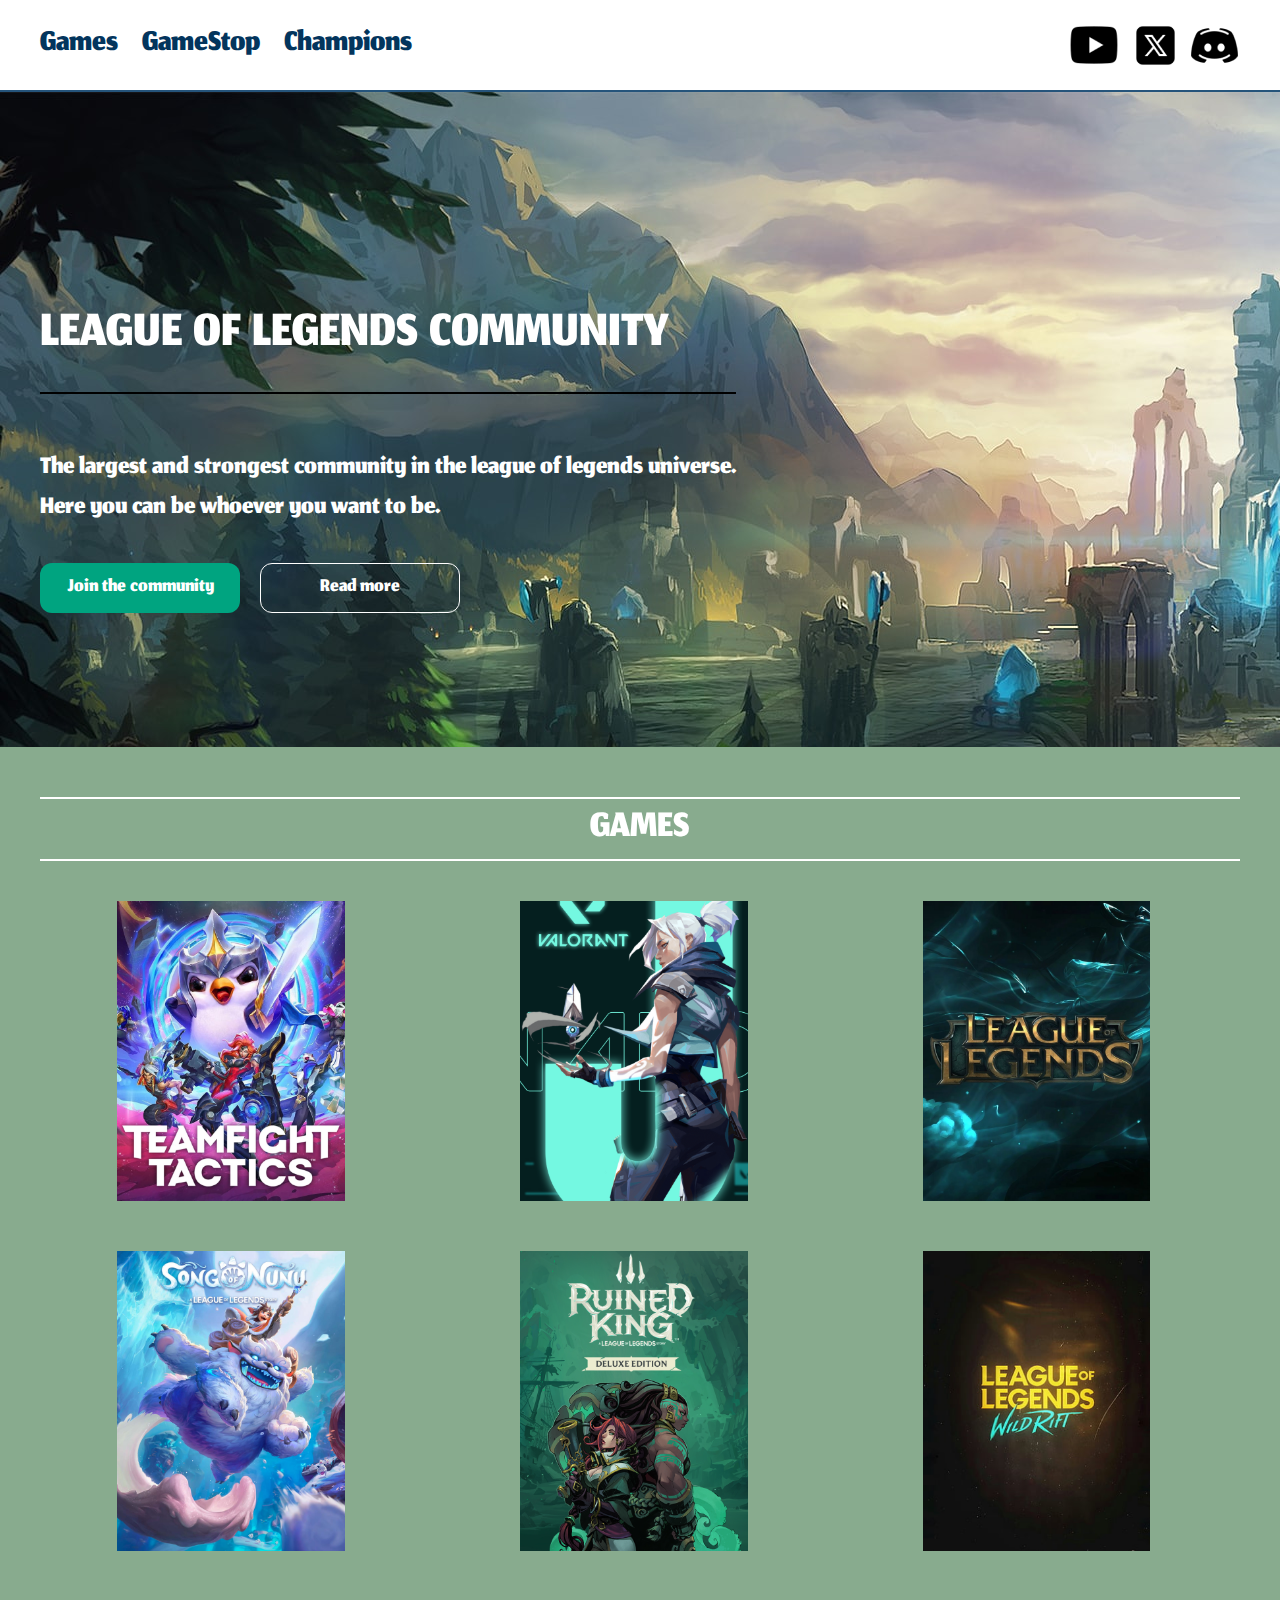
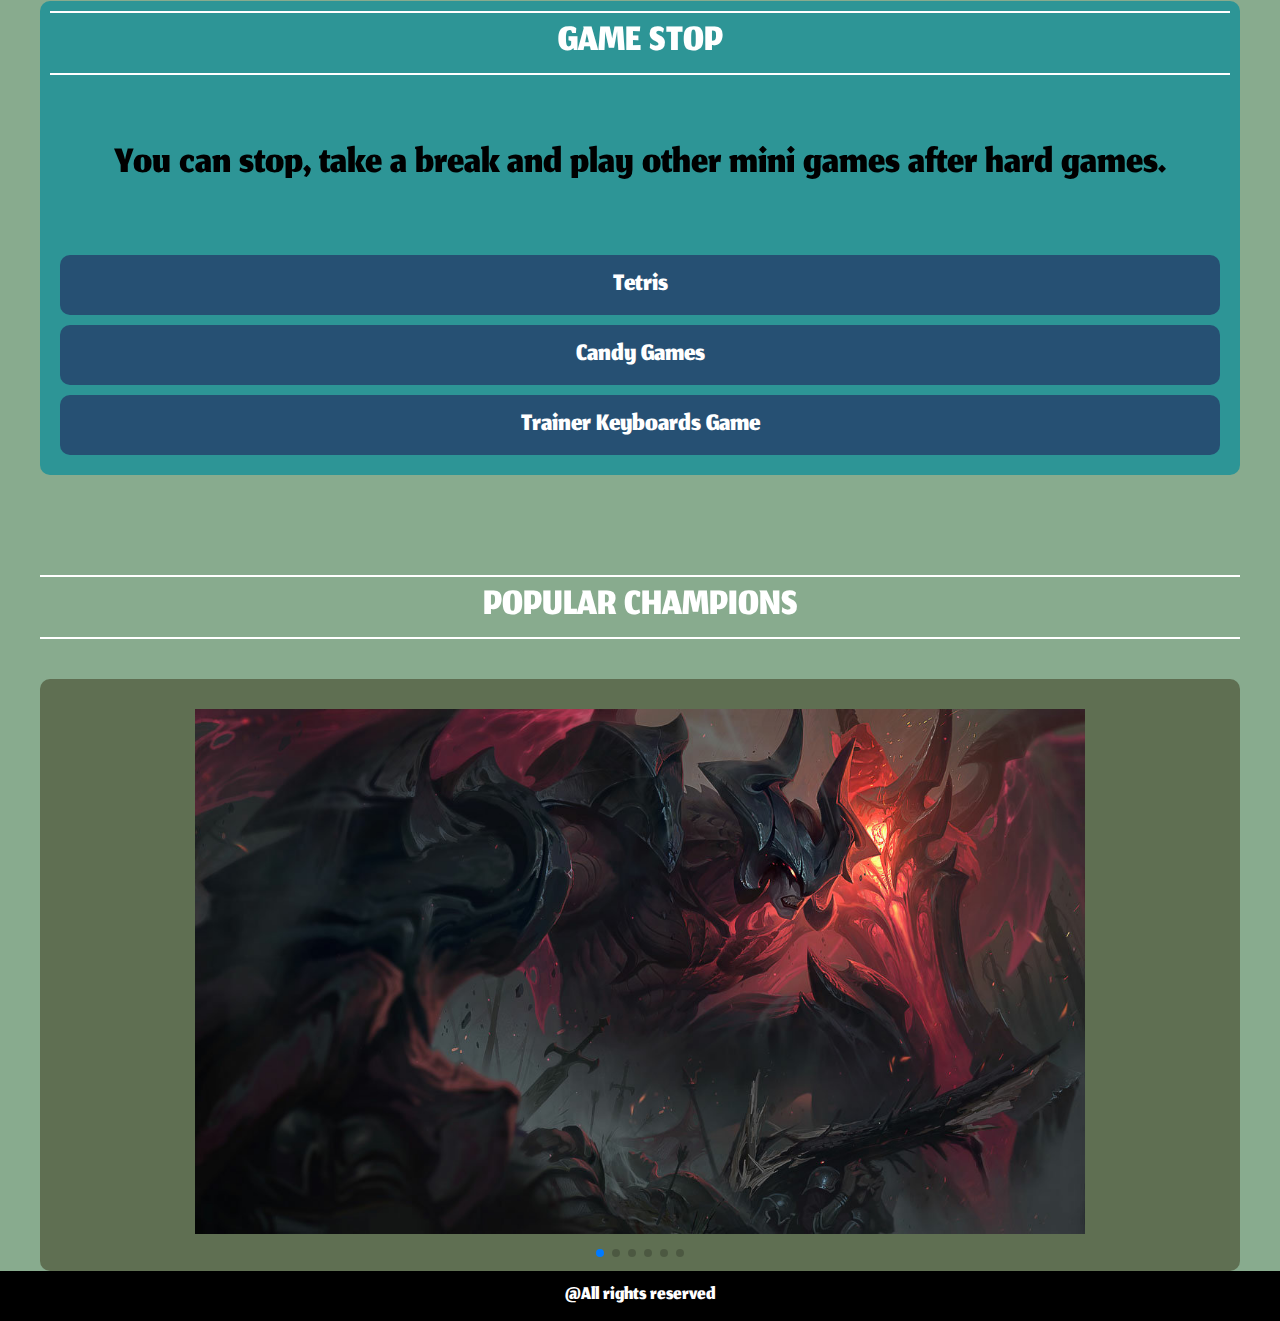
<file: Lol_website/index.html>
<!DOCTYPE html>
<html lang="en">
<head>
  <meta charset="UTF-8">
  <meta name="viewport" content="width=device-width, initial-scale=1.0">
  <title>Lol Community</title>
  <link rel="stylesheet" href="style.css">
  <link rel="preconnect" href="https://fonts.googleapis.com">
  <link rel="preconnect" href="https://fonts.gstatic.com" crossorigin>
  <link href="https://fonts.googleapis.com/css2?family=Jomhuria&family=Lato&display=swap" rel="stylesheet">
  <link
  rel="stylesheet"
  href="https://cdn.jsdelivr.net/npm/swiper@11/swiper-bundle.min.css"
/>

<script src="https://cdn.jsdelivr.net/npm/swiper@11/swiper-bundle.min.js"></script>
</head>
<body>
  <header class="header">
    <div class="container">
      <div class="header_wrapper">
        <div class="header__block">
          <nav class="nav">
            <a href="#block1" class="nav_link" >
              Games
            </a>
            <a href="#block2" class="nav_link">
              GameStop
            </a>
            <a href="#block3" class="nav_link">
              Champions
            </a>
          </nav>
        </div>
        <div class="header__block right">
          <div class="header_actions">
            <a href="https://www.youtube.com/@leagueoflegends" class="header_link">
              <img src="img/YouTube.png" alt="YouTube">
            </a>
            <a href="https://twitter.com/LeagueOfLegends?ref_src=twsrc%5Egoogle%7Ctwcamp%5Eserp%7Ctwgr%5Eauthor" class="header_link">
              <img src="img/TwitterX.png" alt="TwitterX">
            </a>
            <a href="https://discord.com/invite/leagueoflegends" class="header_link">
              <img src="img/Discord.png" alt="Discord">
            </a>
          </div>
        </div>
      </div>
    </div>
  </header>
  
  <div class="intro" style="background-image: url(img/intro_img.png) ;">
    <div class="container">
      <div class="intro_wraper">
        <div class="intro_block">
          <h1 class="intro_title">League of Legends Community</h1>
          <p class="intro_text">
            The largest and strongest community in the league of legends universe. <br>Here you can be whoever you want to be.
          </p>
          <div class="intro_actions">
            <a href="./form/index.html" class="btn btn-main">
              Join the community
            </a>
            <a href="#" class="btn btn-secondary">
              Read more
            </a>
          </div>
        </div>
      </div>
    </div>
  </div>
  <div class="container">
    <h2 class="block_title" id="block1">
      Games
    </h2>
    <div class="products_wrapper">
      <div class="products_block">
        <div class="products_item" >
          <img src="img/Rectangle 8.png" alt="" class="products_img">
          <div class="card-content">
            <a href="https://teamfighttactics.leagueoflegends.com/en-gb/" class="products_button">
              Read more
            </a>
          </div>
        </div>
      </div>
      <div class="products_block">
        <div class="products_item">
          <img src="img/Rectangle 9.png" alt="" class="products_img">
          <div class="card-content">
            <a href="https://playvalorant.com/en-gb/" class="products_button">
              Read more
            </a>
          </div>
        </div>
      </div>
      <div class="products_block">
        <div class="products_item">
          <img src="img/Rectangle 10.png" alt="" class="products_img">
          <div class="card-content">
            <a href="https://teamfighttactics.leagueoflegends.com/en-gb/" class="products_button">
              Read more
            </a>
          </div>
        </div>
      </div>
      <div class="products_block">
        <div class="products_item">
          <img src="img/Rectangle 8 (1).png" alt="" class="products_img">
          <div class="card-content">
            <a href="https://www.songofnunu.com/ru-ru/" class="products_button">
              Read more
            </a>
          </div>
        </div>
      </div>
      <div class="products_block">
        <div class="products_item">
          <img src="img/Rectangle 8 (2).png" alt="" class="products_img">
          <div class="card-content">
            <a href="https://www.ruinedking.com/ru-ru/" class="products_button">
              Read more
            </a>
          </div>
        </div>
      </div>
      <div class="products_block">
        <div class="products_item">
          <img src="img/Rectangle 8 (3).png" alt="" class="products_img">
          <div class="card-content">
            <a href="https://wildrift.leagueoflegends.com/en-gb/" class="products_button">
              Read more
            </a>
          </div>
        </div>
      </div>
    </div>
  </div>

  <div class="container ">
    <div class="game-body">
      <div class="block_title" id="block2">
        Game Stop
      </div>
      <p class="p-title-game">You can stop, take a break and play other mini games after hard games.</p>
      <div class="section-game">
        <a href="tetris_game/tetris.html" class="game-click">Tetris</a>
        <a href="candy_game/candy.html" class="game-click">Candy Games</a>
        <a href="trainer_game/trainer.html" class="game-click">Trainer Keyboards Game</a>
        <!-- <a href="" class="game-click"></a> -->
      </div>
    </div>
  </div>
  <div class="container">
    <div class="swiper mySwiper">
      <div class="block_title" id="block3">
        Popular Champions
      </div>
      <div class="swiper-wrapper">
        <div class="swiper-slide"><img src="img/Aatrox_0.jpg"></div>
        <div class="swiper-slide"><img src="img/Aphelios_0.jpg"></div>
        <div class="swiper-slide"><img src="img/Draven_0.jpg"></div>
        <div class="swiper-slide"><img src="img/Hecarim_0.jpg"></div>
        <div class="swiper-slide"><img src="img/Varus_0.jpg"></div>
        <div class="swiper-slide"><img src="img/Yone_0.jpg"></div>
      </div>
      <!-- <div class="swiper-button-next"></div>
      <div class="swiper-button-prev"></div> -->
      <div class="swiper-pagination"></div>
    </div>
  </div>
  <div class="btn-up btn-up_hide"></div>
  <footer>
    <div class="footer">@All rights reserved</div>
  </footer>
  <script src="script.js"></script>
</body>
</html>
</file>
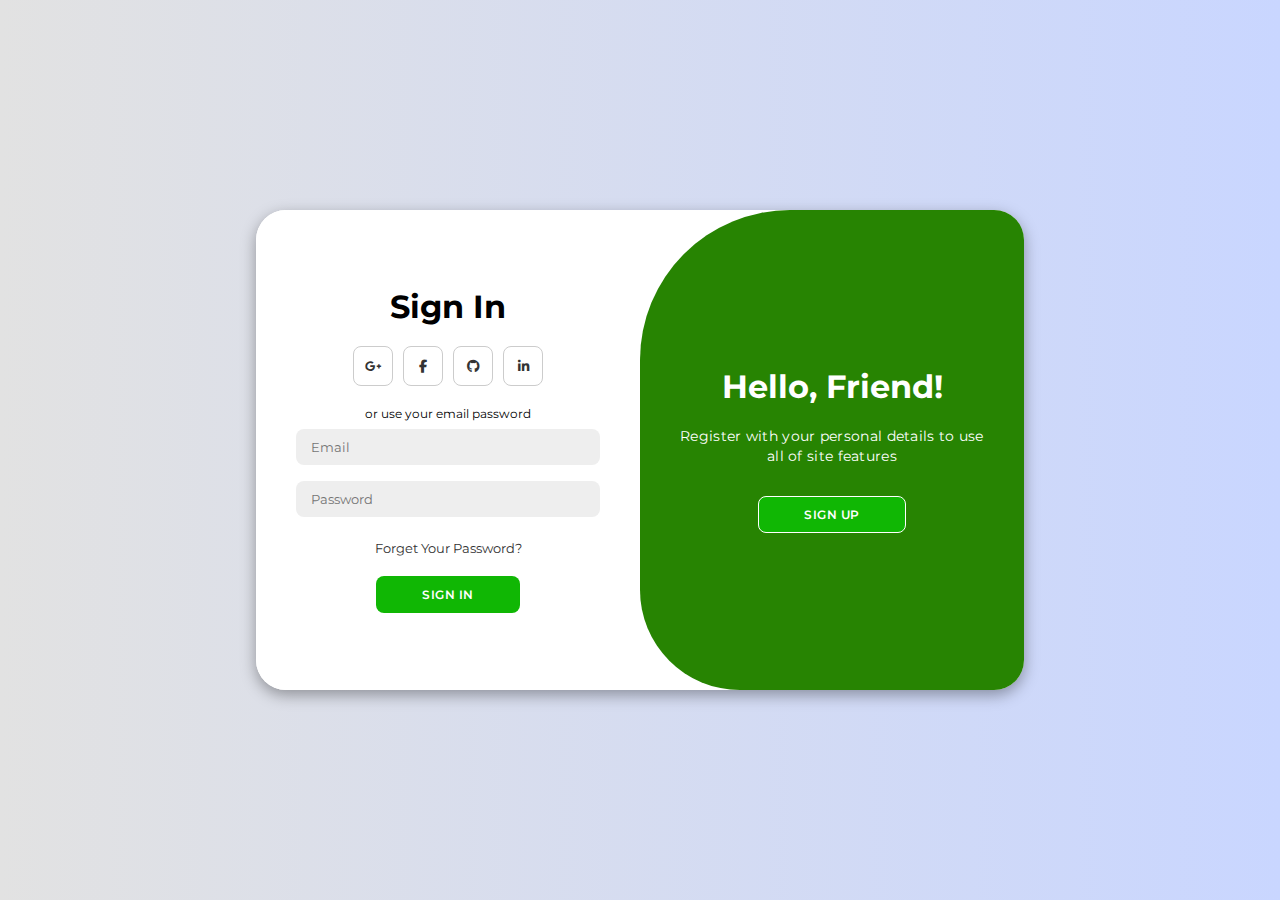
<file: Lol_website/form/index.html>
<!DOCTYPE html>
<html lang="en">

<head>
    <meta charset="UTF-8">
    <meta name="viewport" content="width=device-width, initial-scale=1.0">
    <link rel="stylesheet" href="https://cdnjs.cloudflare.com/ajax/libs/font-awesome/6.4.2/css/all.min.css">
    <link rel="stylesheet" href="css/style.css">
    <title>Login Page</title>
</head>

<body>

    <div class="container" id="container">
        <div class="form-container sign-up">
            <form>
                <h1>Create Account</h1>
                <div class="social-icons">
                    <a href="#" class="icon"><i class="fa-brands fa-google-plus-g"></i></a>
                    <a href="#" class="icon"><i class="fa-brands fa-facebook-f"></i></a>
                    <a href="#" class="icon"><i class="fa-brands fa-github"></i></a>
                    <a href="#" class="icon"><i class="fa-brands fa-linkedin-in"></i></a>
                </div>
                <span>or use your email for registeration</span>
                <input type="text" placeholder="Name">
                <input type="email" placeholder="Email">
                <input type="password" placeholder="Password">
                <button>Sign Up</button>
            </form>
        </div>
        <div class="form-container sign-in">
            <form>
                <h1>Sign In</h1>
                <div class="social-icons">
                    <a href="#" class="icon"><i class="fa-brands fa-google-plus-g"></i></a>
                    <a href="#" class="icon"><i class="fa-brands fa-facebook-f"></i></a>
                    <a href="#" class="icon"><i class="fa-brands fa-github"></i></a>
                    <a href="#" class="icon"><i class="fa-brands fa-linkedin-in"></i></a>
                </div>
                <span>or use your email password</span>
                <input type="email" placeholder="Email">
                <input type="password" placeholder="Password">
                <a href="#">Forget Your Password?</a>
                <button>Sign In</button>
            </form>
        </div>
        <div class="toggle-container">
            <div class="toggle">
                <div class="toggle-panel toggle-left">
                    <h1>Welcome Back!</h1>
                    <p>Enter your personal details to use all of site features</p>
                    <button class="hidden" id="login">Sign In</button>
                </div>
                <div class="toggle-panel toggle-right">
                    <h1>Hello, Friend!</h1>
                    <p>Register with your personal details to use all of site features</p>
                    <button class="hidden" id="register">Sign Up</button>
                </div>
            </div>
        </div>
    </div>

    <script src="css/script.js"></script>
</body>

</html>
</file>
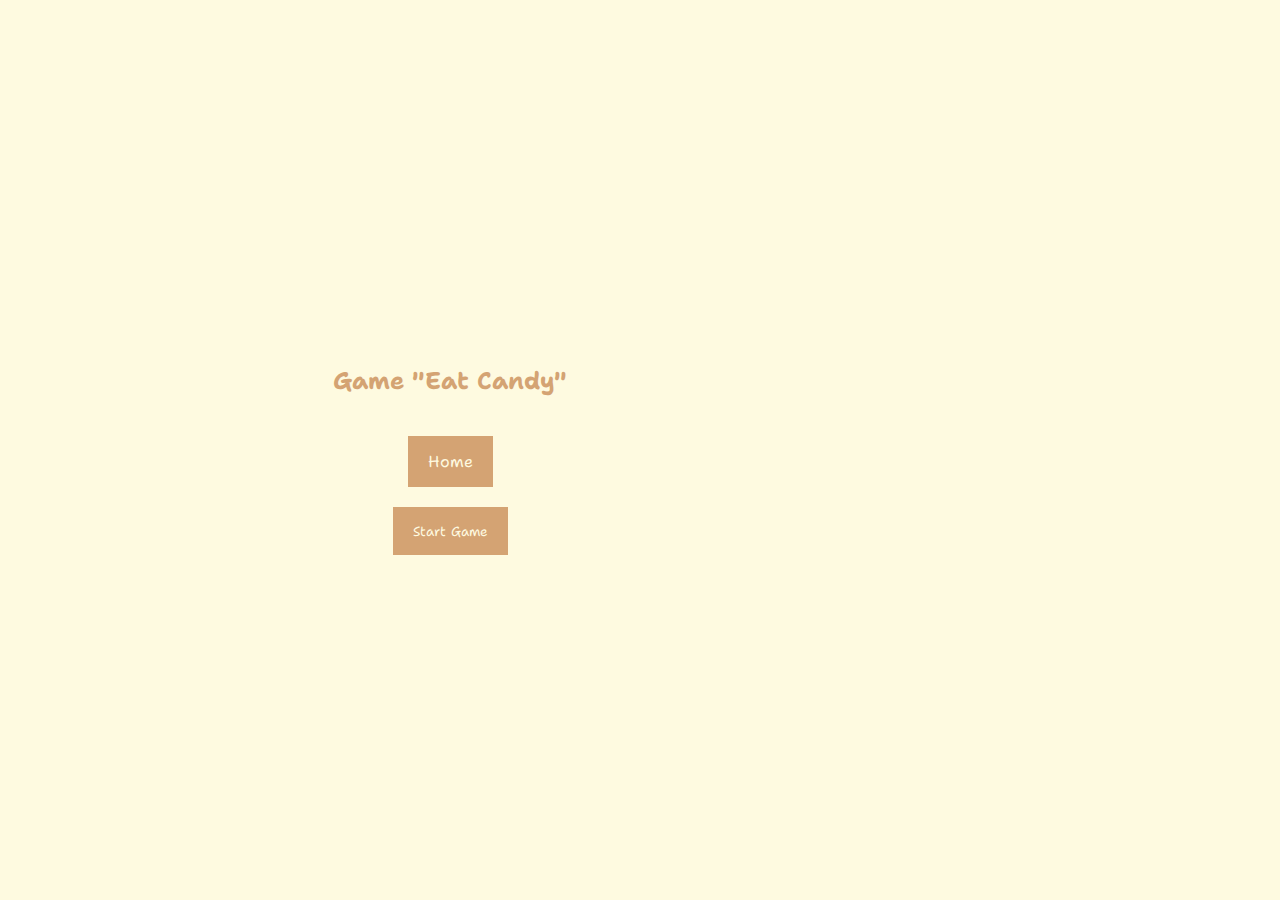
<file: Lol_website/candy_game/candy.html>
<!DOCTYPE html>
<html lang="en">
<head>
  <meta charset="UTF-8">
  <meta name="viewport" content="width=device-width, initial-scale=1.0">
  <link rel="stylesheet" href="./candy_game.css">
  <title>Candy Game</title>
</head>
<body>
  <div class="screen visible">
    <h2>Game "Eat Candy"</h2>
    <a href="/index.html" class="home">Home</a>
    <button class="btn" id="start-btn">Start Game</button>
  </div>
  <div class="screen">
    
    <h2>Choose your favorite snack</h2>
    <a href="/index.html" class="home">Home</a>
    <ul class="sweet-list">
      <li>
        <button class="choose-sweet-btn">
          <p>Donut</p>
          <img src="img/donut.png" alt="donut">
        </button>
      </li>
      <li>
        <button class="choose-sweet-btn">
          <p>Cupcake</p>
          <img src="img/cupcake.png" alt="cupcake">
        </button>
      </li>
      <li>
        <button class="choose-sweet-btn">
          <p>Cake</p>
          <img src="img/cake-slice.png" alt="cake">
        </button>
      </li>
      <li>
        <button class="choose-sweet-btn">
          <p>Candy</p>
          <img src="img/candy.png" alt="candy">
        </button>
      </li>
    </ul>
  </div>
  <div class="screen game-container" id="game-container">
    <a href="/index.html" class="home game-level">Home</a>
    <h3 id="time" class="time">Time: 0</h3>
    <h3 id="score" class="score">Score: 0</h3>
  </div>



  <audio src="img/30_catch_the_sweet_assets_bite.mp3" id="bite"></audio>
<script src="./candy_game.js"></script>
</body>
</html>
</file>
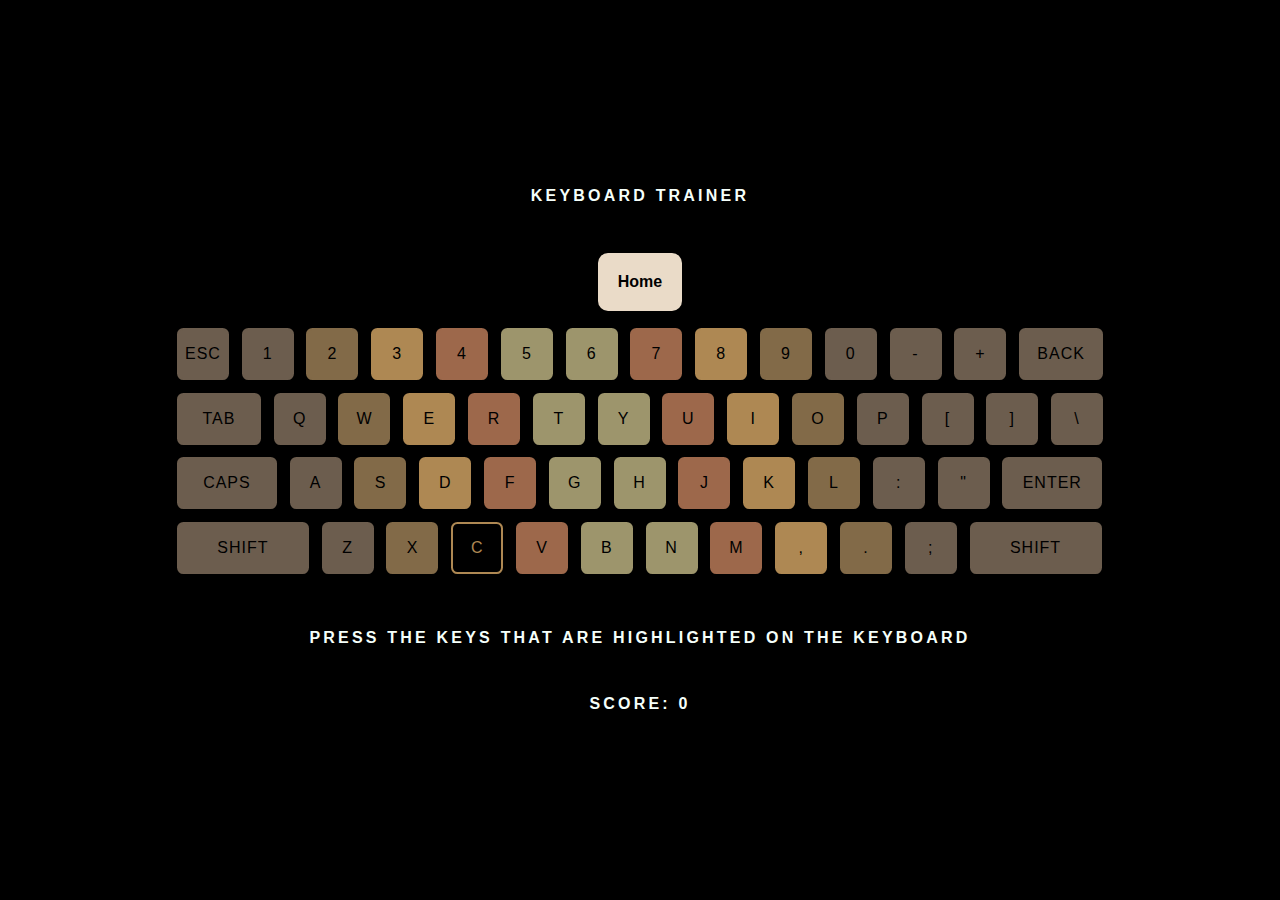
<file: Lol_website/trainer_game/trainer.html>
<!DOCTYPE html>
<html lang="en">
  <head>
    <meta charset="UTF-8" />
    <title>KEYBOARD TRAINER</title>
    <link rel="stylesheet" href="trainer.css" />
  </head>
  <body>
    <h2 class="title">
      KEYBOARD TRAINER
    </h2>
    <a href="/index.html" class="home game-level">Home</a>
    <div class="keyboard">
      <ul class="row row-0">
        <li class="pinky" id="esc">ESC</li>
        <li class="pinky" id="1">1</li>
        <li class="ring" id="2">2</li>
        <li class="middle" id="3">3</li>
        <li class="pointer1st" id="4">4</li>
        <li class="pointer2nd" id="5">5</li>
        <li class="pointer2nd" id="6">6</li>
        <li class="pointer1st" id="7">7</li>
        <li class="middle" id="8">8</li>
        <li class="ring" id="9">9</li>
        <li class="pinky" id="10">0</li>
        <li class="pinky">-</li>
        <li class="pinky">+</li>
        <li class="pinky" id="back">BACK</li>
      </ul>

      <ul class="row row-1">
        <li class="pinky" id="tab">TAB</li>
        <li class="pinky" id="Q">Q</li>
        <li class="ring" id="W">W</li>
        <li class="middle" id="E">E</li>
        <li class="pointer1st" id="R">R</li>
        <li class="pointer2nd" id="T">T</li>
        <li class="pointer2nd" id="Y">Y</li>
        <li class="pointer1st" id="U">U</li>
        <li class="middle" id="I">I</li>
        <li class="ring" id="O">O</li>
        <li class="pinky" id="P">P</li>
        <li class="pinky">[</li>
        <li class="pinky">]</li>
        <li class="pinky">\</li>
      </ul>

      <ul class="row row-2">
        <li class="pinky" id="caps">CAPS</li>
        <li class="pinky" id="A">A</li>
        <li class="ring" id="S">S</li>
        <li class="middle" id="D">D</li>
        <li class="pointer1st" id="F">F</li>
        <li class="pointer2nd" id="G">G</li>
        <li class="pointer2nd" id="H">H</li>
        <li class="pointer1st" id="J">J</li>
        <li class="middle" id="K">K</li>
        <li class="ring" id="L">L</li>
        <li class="pinky">:</li>
        <li class="pinky">"</li>
        <li class="pinky" id="enter">ENTER</li>
      </ul>

      <ul class="row row-3">
        <li class="pinky" id="left-shift">SHIFT</li>
        <li class="pinky" id="Z">Z</li>
        <li class="ring" id="X">X</li>
        <li class="middle" id="C">C</li>
        <li class="pointer1st" id="V">V</li>
        <li class="pointer2nd" id="B">B</li>
        <li class="pointer2nd" id="N">N</li>
        <li class="pointer1st" id="M">M</li>
        <li class="middle">,</li>
        <li class="ring">.</li>
        <li class="pinky">;</li>
        <li class="pinky" id="right-shift">SHIFT</li>
      </ul>
    </div>
    <h2 class="title">
      PRESS THE KEYS THAT ARE HIGHLIGHTED ON THE KEYBOARD
    </h2>
    <h2 class="title result">Score: 0</h2>
    <script src="trainer.js"></script>
  </body>
</html>
</file>
<file: Lol_website/style.css>
@import url(http://fonts.googleapis.com/css?family=Raleway:700,800);

*, *::before, *::after {
  box-sizing: border-box;
}

body {
  background-color: #88AB8E;
  margin: 0;
  font-family: Jomhuria;
}

a {
  text-decoration: none;
  color: white;
}

.container {
  width: 1200px;
  margin: 0 auto;
}

.btn {
  min-width: 200px;
  height: 50px;
  display: inline-flex;
  justify-content: center;
  align-items: center;
  font-size: 30px;
  font-weight: 400;
  border-radius: 12px;
  transition: background-color .2s ease;
}

.btn-main {
  background: #00A480;
}

.btn-main:hover {
  background-color: #1F7B67;
}

.btn-secondary {
  border: 1px solid white;
}

.btn-secondary:hover {
  background-color: #CED5C1;
}

.header {
  border-bottom: 2px solid #25547B;
  background-color: white;
}

.header_wrapper {
  height: 90px;
  align-items: center;
  display: flex;
  justify-content: space-between;

}

.header__block {
  width: 40%;
}

.header__block.right {
  display: flex;
  justify-content: flex-end;
}

.nav {
  display: flex;

}

.nav_link {
  margin-right: 24px;
  color: #03355D;
  font-size: 48px;
  font-weight: 400;
  transition: color .2s ease;
}

.nav_link:hover {
  color: #0B5FA5;
}


.header_actions {
  display: flex;
  align-items: center;
}

.header_link {
  margin-right: 8px;
}

.header_link img {
  display: block;
}

.header_link:last-child {
  margin-right: 0;
}

.intro {
  background-repeat: no-repeat;
}

.intro_wraper {
  min-height: 655px;
  display: flex;
  align-items: center;
  padding: 20px 0px;
}

.intro_block {
  max-width: 705px;
}

.intro_title {
  font-size: 80px;
  font-weight: 400;
  color: white;
  text-transform: uppercase;
  line-height: 1.4;
  border-bottom: 2px solid black;
}

.intro_text {
  font-size: 40px;
  color: white;
  margin: 0 0 35px;
}

.intro_actions {
  display: flex;
}

.intro_actions .btn-main{
  margin-right: 20px;
}

.block_title {
  margin-bottom: 40px;
  line-height: 1;
  font-size: 60px;
  font-weight: 400;
  color: white;
  text-transform: uppercase;
  text-align: center;
  border-top: 2px solid white;
  border-bottom: 2px solid white;
}

/*Games catolog*/

.products_wrapper {
  display: flex;
  flex-wrap: wrap;
  margin: 0 -10px;
}

.products_block {
  position: relative;
  height: 300px;
  width: 33%;
  padding: 0 10px;
  margin-bottom: 30px;
  overflow: hidden;
  margin-bottom: 50px;
  transition: all .125s ease;
}

.products_block:hover {
  transform: scale(0.9);
}

.products_block .card-content {
  position: absolute;
  top: 50%;
  left: 50%;
  transform: translate(-50%, -50%);
  opacity: 0;
  transition: opacity 0.5s;
}

.products_block img {
  transition: all .125s ease;
}

.products_block:hover img {
  filter: brightness(70%); /* Затемнение картинки при наведении */
}

.products_block:hover img {
  transform: scale(1.25);
}

.products_block:hover .card-content{
  position: absolute;
  opacity: 1;
}

.card-content {
  opacity: 0;
  transition: all .125s ease;
}

.products_img {
  max-height: 300px;
  margin: 0 auto;
  display: block;
  cursor: pointer;
  
}

.products_button {
  text-decoration: none;
  display: inline-block;
  color: white;
  padding: 10px 50px;
  margin: 10px 135px;
  border-radius: 10px;
  text-transform: uppercase;
  letter-spacing: 2px;
  font-size: 25px;
  background-image: linear-gradient(to right, #9EEFE1 0%, #4830F0 51%, #9EEFE1 100%);
  background-size: 200% auto;
  box-shadow: 0 0 20px rgba(0, 0, 0, .1);
  transition: .5s;
  align-items: center;
  border: 2px solid black;
}

.products_button:hover {
  background-position: right center;
}


/* планшеты горизонтально */
@media (min-width: 992px) and (max-width: 1199px) {

}


/* планшеты вертикально */
@media (min-width: 768px) and (max-width: 991px) {
  .products_item {
    flex-direction: column; /* Отображение в столбец для маленьких экранов */
    align-items: center; /* Центрирование элементов по центру */
    text-align: center;
  }

  .game-body {
    flex-direction: column;
    align-items: center;
    width: 67%;
    margin: 20px;
  } 

  .products_item img {
    max-width: 100%; /* Сделать изображения адаптивными */
    margin-bottom: 10px;
  }

  .nav {
    margin: 140px;
  }

  .intro_block {
    padding: 120px;
  }

  .products_wrapper {
    width: 67%; /* Ширина продукта (2% на отступы) */
    margin-bottom: 10px;
    margin-left: 5px;
  }

  .block_title {
    widows: 25%; 
  }
}


.game-body {
  background-color: #2D9596;
  margin: 0;
  padding: 10px;
  border-radius: 10px;
}



.p-title-game {
  text-align: center;
  font-size: 60px;
}

.game-click {
  background-color: #265073;
  font-size: 40px;
  border-radius: 10px;
  padding: 10px;
  display: flex;
  align-items: center;
  justify-content: center;
  margin: 10px;
}

.game-click:hover {
  color: #265073;
  background-color: white;
}

.swiper {
  margin-top: 100px;
  width: 1200px;
  height: 1000px;
  padding: 100px;
  height: 100%;
}

.swiper-slide{
  text-align: center;
  font-size: 18px;
  background-color: #5F6F52;
  display: flex;
  justify-content: center;
  align-items: center;
  padding: 30px;
  border-radius: 10px;
}

.swiper-slide img{
  width: 78%;
  object-fit: cover;
}

.swiper-button-next, .swiper-rtl .swiper-button-prev{
  right: 140px !important; 
  left: auto;
}

.swiper-button-prev, .swiper-rtl .swiper-button-next{
  left: 140px !important; 
  right: auto;
}

.btn-up {
  position: fixed;
  background-color: #280274;
  right: 20px;
  bottom: 0;
  border-top-left-radius: 8px;
  border-top-right-radius: 8px;
  cursor: pointer;
  display: flex;
  align-items: center;
  justify-content: center;
  width: 60px;
  height: 50px;
}

.btn-up::before {
  content: "";
  width: 40px;
  height: 40px;
  background: transparent no-repeat center center;
  background-size: 100% 100%;
  background-image: url("data:image/svg+xml,%3Csvg xmlns='http://www.w3.org/2000/svg' width='16' height='16' fill='%23fff' viewBox='0 0 16 16'%3E%3Cpath fill-rule='evenodd' d='M7.646 4.646a.5.5 0 0 1 .708 0l6 6a.5.5 0 0 1-.708.708L8 5.707l-5.646 5.647a.5.5 0 0 1-.708-.708l6-6z'/%3E%3C/svg%3E");
}

.btn-up_hide {
  display: none;
}

@media (hover: hover) and (pointer: fine) {
  .btn-up:hover {
    background-color: #492E87;
  }
}


.footer {
  background-color: black;
  height: 50px;
  color: white;
  text-align: center;
  font-size: 30px;
  padding: 10px;
}
</file>
<file: Lol_website/form/css/style.css>
@import url('https://fonts.googleapis.com/css2?family=Montserrat:wght@300;400;500;600;700&display=swap');

*{
    margin: 0;
    padding: 0;
    box-sizing: border-box;
    font-family: 'Montserrat', sans-serif;
}

body{
    background-color: #c9d6ff;
    background: linear-gradient(to right, #e2e2e2, #c9d6ff);
    display: flex;
    align-items: center;
    justify-content: center;
    flex-direction: column;
    height: 100vh;
}

.container{
    background-color: #fff;
    border-radius: 30px;
    box-shadow: 0 5px 15px rgba(0, 0, 0, 0.35);
    position: relative;
    overflow: hidden;
    width: 768px;
    max-width: 100%;
    min-height: 480px;
}

.container p{
    font-size: 14px;
    line-height: 20px;
    letter-spacing: 0.3px;
    margin: 20px 0;
}

.container span{
    font-size: 12px;
}

.container a{
    color: #333;
    font-size: 13px;
    text-decoration: none;
    margin: 15px 0 10px;
}

.container button{
    background-color: #10b704;
    color: #fff;
    font-size: 12px;
    padding: 10px 45px;
    border: 1px solid transparent;
    border-radius: 8px;
    font-weight: 600;
    letter-spacing: 0.5px;
    text-transform: uppercase;
    margin-top: 10px;
    cursor: pointer;
}

.container button.hidden{
    background-color: transparent;
    border-color: #fff;
}

.container form{
    background-color: #fff;
    display: flex;
    align-items: center;
    justify-content: center;
    flex-direction: column;
    padding: 0 40px;
    height: 100%;
}

.container input{
    background-color: #eee;
    border: none;
    margin: 8px 0;
    padding: 10px 15px;
    font-size: 13px;
    border-radius: 8px;
    width: 100%;
    outline: none;
}

.form-container{
    position: absolute;
    top: 0;
    height: 100%;
    transition: all 0.6s ease-in-out;
}

.sign-in{
    left: 0;
    width: 50%;
    z-index: 2;
}

.container.active .sign-in{
    transform: translateX(100%);
}

.sign-up{
    left: 0;
    width: 50%;
    opacity: 0;
    z-index: 1;
}

.container.active .sign-up{
    transform: translateX(100%);
    opacity: 1;
    z-index: 5;
    animation: move 0.6s;
}

@keyframes move{
    0%, 49.99%{
        opacity: 0;
        z-index: 1;
    }
    50%, 100%{
        opacity: 1;
        z-index: 5;
    }
}

.social-icons{
    margin: 20px 0;
}

.social-icons a{
    border: 1px solid #ccc;
    border-radius: 20%;
    display: inline-flex;
    justify-content: center;
    align-items: center;
    margin: 0 3px;
    width: 40px;
    height: 40px;
}

.toggle-container{
    position: absolute;
    top: 0;
    left: 50%;
    width: 50%;
    height: 100%;
    overflow: hidden;
    transition: all 0.6s ease-in-out;
    border-radius: 150px 0 0 100px;
    z-index: 1000;
}

.container.active .toggle-container{
    transform: translateX(-100%);
    border-radius: 0 150px 100px 0;
}

.toggle{
    background-color: #278402;
    height: 100%;
    color: #fff;
    position: relative;
    left: -100%;
    height: 100%;
    width: 200%;
    transform: translateX(0);
    transition: all 0.6s ease-in-out;
}

#register {
  background-color: #10b704;
}

#login {
  background-color: #10b704;
}

.container.active .toggle{
    transform: translateX(50%);
}

.toggle-panel{
    position: absolute;
    width: 50%;
    height: 100%;
    display: flex;
    align-items: center;
    justify-content: center;
    flex-direction: column;
    padding: 0 30px;
    text-align: center;
    top: 0;
    transform: translateX(0);
    transition: all 0.6s ease-in-out;
}

.toggle-left{
    transform: translateX(-200%);
}

.container.active .toggle-left{
    transform: translateX(0);
}

.toggle-right{
    right: 0;
    transform: translateX(0);
}

.container.active .toggle-right{
    transform: translateX(200%);
}
</file>
<file: Lol_website/candy_game/candy_game.css>
@import url("https://fonts.googleapis.com/css2?family=Shantell+Sans:wght@500&display=swap");

* {
  box-sizing: border-box;
}

html {
  --primary-color: #d4a373;
  --secondary-color: #fefae0;
}

body {
  background-color: var(--secondary-color);
  color: var(--primary-color);
  height: 100vh;
  margin: 0;
  text-align: center;
  overflow: hidden;
  font-family: "Shantell Sans", cursive;
}

.screen {
  display: none;
  flex-direction: column;
  align-items: center;
  justify-content: center;
  height: 100vh;
  width: 100vh;
}

.screen.visible {
  display: flex;
}

.btn {
  border: 0;
  background-color: var(--primary-color);
  color: var(--secondary-color);
  padding: 15px 20px;
  cursor: pointer;
  font-family: inherit;
}

.btn:hover {
  opacity: 0.9;
}

.sweet-list {
  display: flex;
  flex-wrap: wrap;
  justify-content: center;
  list-style-type: none;
  padding: 0;
}

.sweet-list li {
  margin: 10px;
}

.choose-sweet-btn {
  background-color: transparent;
  border: 2px solid var(--primary-color);
  color: var(--primary-color);
  cursor: pointer;
  font-family: inherit;
  width: 150px;
  height: 150px;
}

.choose-sweet-btn:hover {
  background-color: var(--primary-color);
  color: var(--secondary-color)
}

.choose-sweet-btn img {
  width: 80px;
  height: 80px;
  object-fit: contain;
}

.game-container {
  position: relative;
}

.time, .score, .home.game-level {
  position: absolute;
  top: 20px;
}

.time {
  left: 20px;
}

.score {
  right: 20px;
}

.sweet {
  cursor: pointer;
  width: 100px;
  height: 100px;
  position: absolute;
}

.home {
  border: 0;
  background-color: var(--primary-color);
  color: var(--secondary-color);
  padding: 15px 20px;
  cursor: pointer;
  font-family: inherit;
  text-decoration: none;
  margin: 20px;
}

.home:hover {
  opacity: 0.9;
}
</file>
<file: Lol_website/trainer_game/trainer.css>
* {
  margin: 0;
  padding: 0;
}

html {
  --color-1: #6c5d4e;
  --color-2: #826a48;
  --color-3: #ae8853;
  --color-4: #9d684b;
  --color-5: #9d956c;
  --color-6: #cbb874;
  --text-color: mintcream;
}

body {
  background-color: black;
  font-family: "Arial", sans-serif;
  font-weight: 500;
  display: flex;
  flex-direction: column;
  justify-content: center;
  align-items: center;
  height: 100vh;
}

.title {
  color: var(--text-color);
  text-transform: uppercase;
  margin-top: 3em;
  margin-bottom: 3em;
  font-size: 1em;
  letter-spacing: 0.2em;
}

.keyboard {
  display: flex;
  flex-direction: column;
}

.row {
  list-style: none;
  display: flex;
}

li {
  height: 3em;
  width: 3em;
  color: black;
  border-radius: 0.4em;
  line-height: 3em;
  letter-spacing: 1px;
  margin: 0.4em;
  transition: 0.3s;
  text-align: center;
  font-size: 1em;
}

#tab {
  width: 5em;
}

#caps {
  width: 6em;
}

#left-shift {
  width: 8em;
}

#enter {
  width: 6em;
}

#right-shift {
  width: 8em;
}

#back {
  width: 5em;
}

.pinky {
  background-color: var(--color-1);
  border: 2px solid var(--color-1);
}

.pinky.selected {
  color: var(--color-1);
}

.ring {
  background-color: var(--color-2);
  border: 2px solid var(--color-2);
}

.ring.selected {
  color: var(--color-2);
}

.middle {
  background-color: var(--color-3);
  border: 2px solid var(--color-3);
}

.middle.selected {
  color: var(--color-3);
}

.pointer1st {
  background-color: var(--color-4);
  border: 2px solid var(--color-4);
}

.pointer1st.selected {
  color: var(--color-4);
}

.pointer2nd {
  background-color: var(--color-5);
  border: 2px solid var(--color-5);
}

.pointer2nd.selected {
  color: var(--color-5);
}

.fill-out-key {
  background-color: var(--color-6);
  border: 2px solid var(--color-6);
}

.selected {
  background-color: transparent;
  animation: vibrate 0.3s linear infinite both;
}

.hit {
  animation: hit 0.3s cubic-bezier(0.39, 0.575, 0.565, 1) both;
}

.result {
  margin-top: 0;
}

@keyframes hit {
  0% {
    transform: scale(1.2);
  }
  100% {
    transform: scale(1);
  }
}

@keyframes vibrate {
  0% {
    transform: translate(0);
  }

  20% {
    transform: translate(-2px, 2px);
  }

  40% {
    transform: translate(-2px, -2px);
  }

  60% {
    transform: translate(2px, 2px);
  }

  80% {
    transform: translate(2px, -2px);
  }

  100% {
    transform: translate(0);
  }
}

.home {
  background-color: #EADBC8;
  padding: 20px;
  border-radius: 10px;
  text-decoration: none;
  font-weight: bold;
  color: black;
  margin-bottom: 10px;
}
</file>
